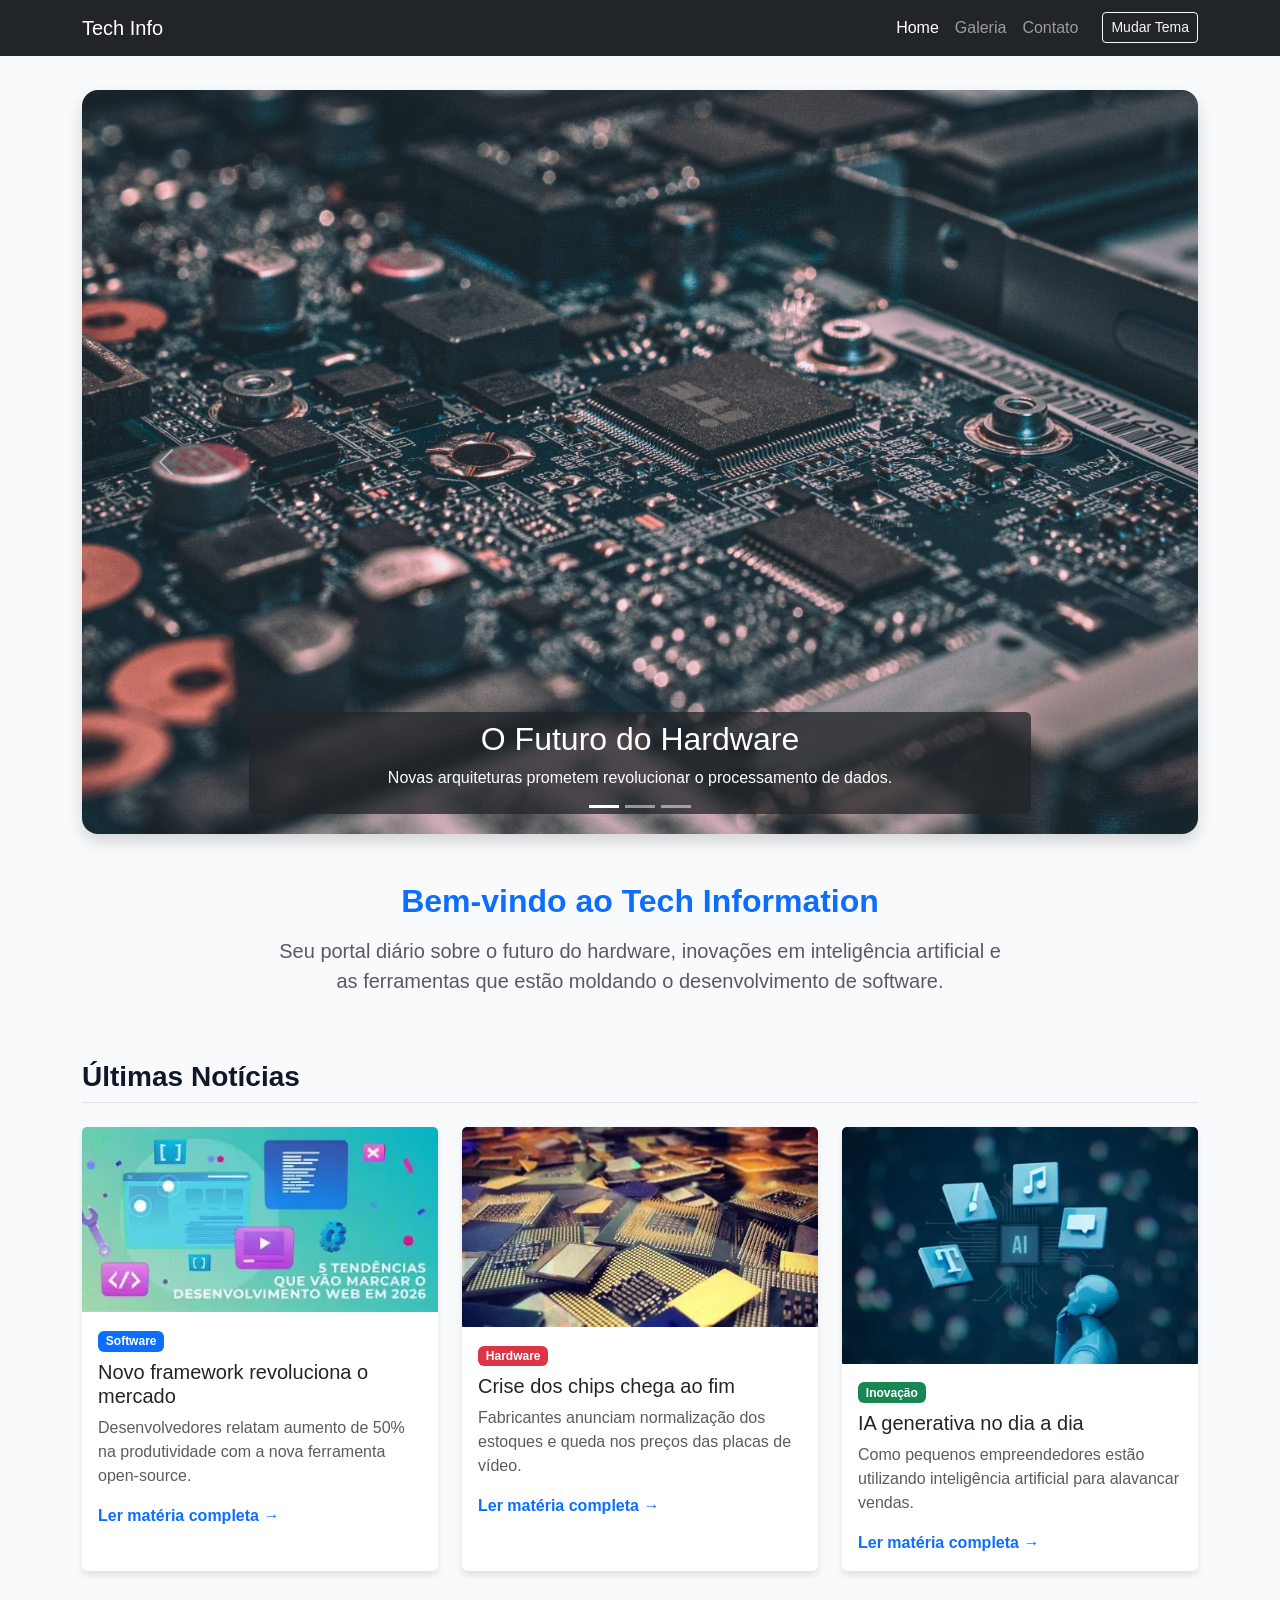
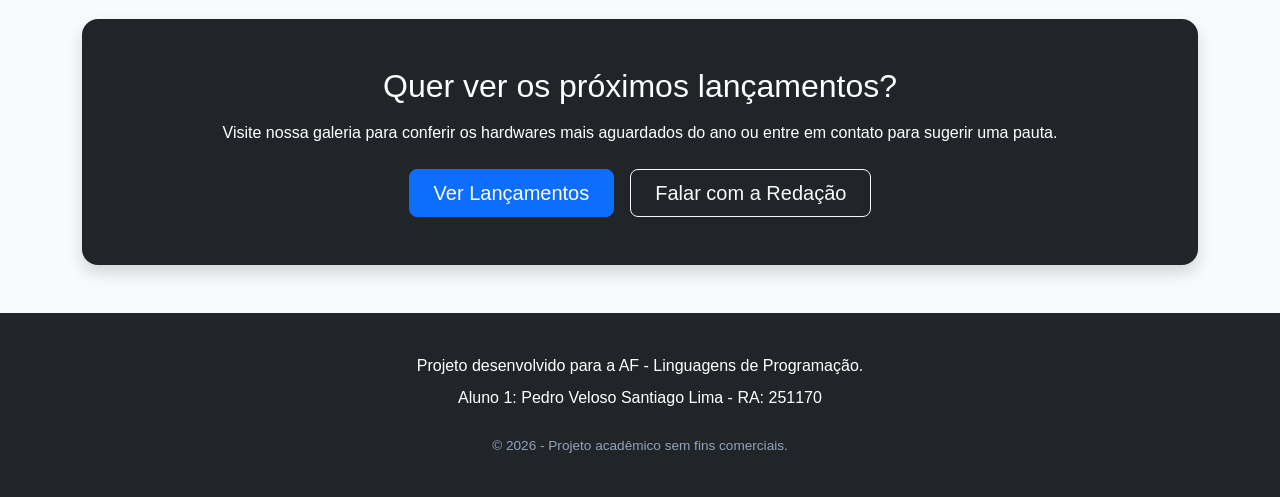
<file: index.html>
<!--
AF - Avaliação Final - Linguagens de Programação
Tema do Projeto: Nome do tema escolhido
Aluno 1: Pedro Veloso Santiago Lima - RA: 251170
Professor: Abimael de Oliveira
Data de entrega: 07/06
-->


<!DOCTYPE html>
<html lang="pt-br">

<head>
    <meta charset="UTF-8">
    <meta name="viewport" content="width=device-width, initial-scale=1.0">
    <title>Tech Information - Home</title>

    <link href="https://cdn.jsdelivr.net/npm/bootstrap@5.3.3/dist/css/bootstrap.min.css" rel="stylesheet">

    <link rel="stylesheet" href="./css/style.css">
</head>

<body>
    <header>
        <nav class="navbar navbar-expand-lg navbar-dark bg-dark fixed-top">
            <div class="container">
                <a class="navbar-brand logo" href="index.html">Tech Info</a>
                <button class="navbar-toggler" type="button" data-bs-toggle="collapse" data-bs-target="#menuPrincipal">
                    <span class="navbar-toggler-icon"></span>
                </button>
                <div class="collapse navbar-collapse" id="menuPrincipal">
                    <ul class="navbar-nav ms-auto">
                        <li class="nav-item"><a class="nav-link active" href="index.html">Home</a></li>
                        <li class="nav-item"><a class="nav-link" href="galeria.html">Galeria</a></li>
                        <li class="nav-item"><a class="nav-link" href="contato.html">Contato</a></li>
                        <li class="nav-item"><button id="btnTema" class="btn btn-outline-light ms-3 btn-sm mt-1">Mudar
                                Tema</button></li>
                    </ul>
                </div>
            </div>
        </nav>
    </header>

    <main class="espacamento-topo">
        <section class="hero container mb-5">
            <div id="carouselTech" class="carousel slide" data-bs-ride="carousel">

                <div class="carousel-indicators">
                    <button type="button" data-bs-target="#carouselTech" data-bs-slide-to="0" class="active"
                        aria-current="true" aria-label="Slide 1"></button>
                    <button type="button" data-bs-target="#carouselTech" data-bs-slide-to="1"
                        aria-label="Slide 2"></button>
                    <button type="button" data-bs-target="#carouselTech" data-bs-slide-to="2"
                        aria-label="Slide 3"></button>
                </div>

                <div class="carousel-inner rounded-4 shadow">

                    <div class="carousel-item active">
                        <img src="./img/hardware.jpg" class="d-block w-100" alt="hardware">
                        <div class="carousel-caption d-none d-md-block bg-dark bg-opacity-75 rounded px-3 py-2">
                            <h2>O Futuro do Hardware</h2>
                            <p>Novas arquiteturas prometem revolucionar o processamento de dados.</p>
                        </div>
                    </div>

                    <div class="carousel-item">
                        <img src="./img/ia.jpg" class="d-block w-100" alt="inteligencia artificial">
                        <div class="carousel-caption d-none d-md-block bg-dark bg-opacity-75 rounded px-3 py-2">
                            <h2>Avanços na Inteligência Artificial</h2>
                            <p>Como as novas redes neurais estão moldando o mercado de trabalho.</p>
                        </div>
                    </div>

                    <div class="carousel-item">
                        <img src="./img/programacao.jpg" class="d-block w-100" alt="código de programação na tela">
                        <div class="carousel-caption d-none d-md-block bg-dark bg-opacity-75 rounded px-3 py-2">
                            <h2>Desenvolvimento Web 2026</h2>
                            <p>Os frameworks mais exigidos pelas empresas de tecnologia neste ano.</p>
                        </div>
                    </div>

                </div>

                <button class="carousel-control-prev" type="button" data-bs-target="#carouselTech" data-bs-slide="prev">
                    <span class="carousel-control-prev-icon" aria-hidden="true"></span>
                    <span class="visually-hidden">Anterior</span>
                </button>
                <button class="carousel-control-next" type="button" data-bs-target="#carouselTech" data-bs-slide="next">
                    <span class="carousel-control-next-icon" aria-hidden="true"></span>
                    <span class="visually-hidden">Próximo</span>
                </button>

            </div>
        </section>
        <section class="container mb-5 text-center">
            <div class="row justify-content-center">
                <div class="col-md-8">
                    <h2 class="fw-bold text-primary mb-3">Bem-vindo ao Tech Information</h2>
                    <p class="lead text-muted">Seu portal diário sobre o futuro do hardware, inovações em inteligência artificial e as ferramentas que estão moldando o desenvolvimento de software.</p>
                </div>
            </div>
        </section>

        <section class="container mb-5">
            <h3 class="fw-bold mb-4 border-bottom pb-2">Últimas Notícias</h3>
            
            <div class="row g-4">
                <article class="col-12 col-md-4">
                    <div class="card card-personalizado h-100">
                        <img src="./img/programacao.jpg" class="card-img-top" alt="Pessoa programando">
                        <div class="card-body">
                            <span class="badge bg-primary mb-2">Software</span>
                            <h4 class="card-title h5">Novo framework revoluciona o mercado</h4>
                            <p class="card-text text-muted">Desenvolvedores relatam aumento de 50% na produtividade com a nova ferramenta open-source.</p>
                            <a href="#" class="text-decoration-none fw-bold">Ler matéria completa &rarr;</a>
                        </div>
                    </div>
                </article>

                <article class="col-12 col-md-4">
                    <div class="card card-personalizado h-100">
                        <img src="./img/crisedoschips.jpg" class="card-img-top" alt="Peças de hardware">
                        <div class="card-body">
                            <span class="badge bg-danger mb-2">Hardware</span>
                            <h4 class="card-title h5">Crise dos chips chega ao fim</h4>
                            <p class="card-text text-muted">Fabricantes anunciam normalização dos estoques e queda nos preços das placas de vídeo.</p>
                            <a href="#" class="text-decoration-none fw-bold">Ler matéria completa &rarr;</a>
                        </div>
                    </div>
                </article>

                <article class="col-12 col-md-4">
                    <div class="card card-personalizado h-100">
                        <img src="./img/iagenerativa.jpg" class="card-img-top" alt="Cérebro digital IA">
                        <div class="card-body">
                            <span class="badge bg-success mb-2">Inovação</span>
                            <h4 class="card-title h5">IA generativa no dia a dia</h4>
                            <p class="card-text text-muted">Como pequenos empreendedores estão utilizando inteligência artificial para alavancar vendas.</p>
                            <a href="#" class="text-decoration-none fw-bold">Ler matéria completa &rarr;</a>
                        </div>
                    </div>
                </article>
            </div>
        </section>

        <section class="container mb-5">
            <div class="p-5 text-center bg-dark text-white rounded-4 shadow">
                <h2 class="mb-3">Quer ver os próximos lançamentos?</h2>
                <p class="mb-4">Visite nossa galeria para conferir os hardwares mais aguardados do ano ou entre em contato para sugerir uma pauta.</p>
                <div class="d-flex justify-content-center gap-3 flex-wrap">
                    <a href="galeria.html" class="btn btn-primary btn-lg px-4">Ver Lançamentos</a>
                    <a href="contato.html" class="btn btn-outline-light btn-lg px-4">Falar com a Redação</a>
                </div>
            </div>
        </section>
    </main>

    <footer class="rodape mt-5">
        <div class="container">
            <p>Projeto desenvolvido para a AF - Linguagens de Programação.</p>
            <p>Aluno 1: Pedro Veloso Santiago Lima - RA: 251170</p>
            <p>&copy; 2026 - Projeto acadêmico sem fins comerciais.</p>
        </div>
    </footer>

    <button id="btnTopo" class="btn-topo" title="Voltar ao topo">↑</button>

    <script src="https://cdn.jsdelivr.net/npm/bootstrap@5.3.3/dist/js/bootstrap.bundle.min.js"></script>
    <script src="./js/script.js"></script>
</body>

</html>
</file>
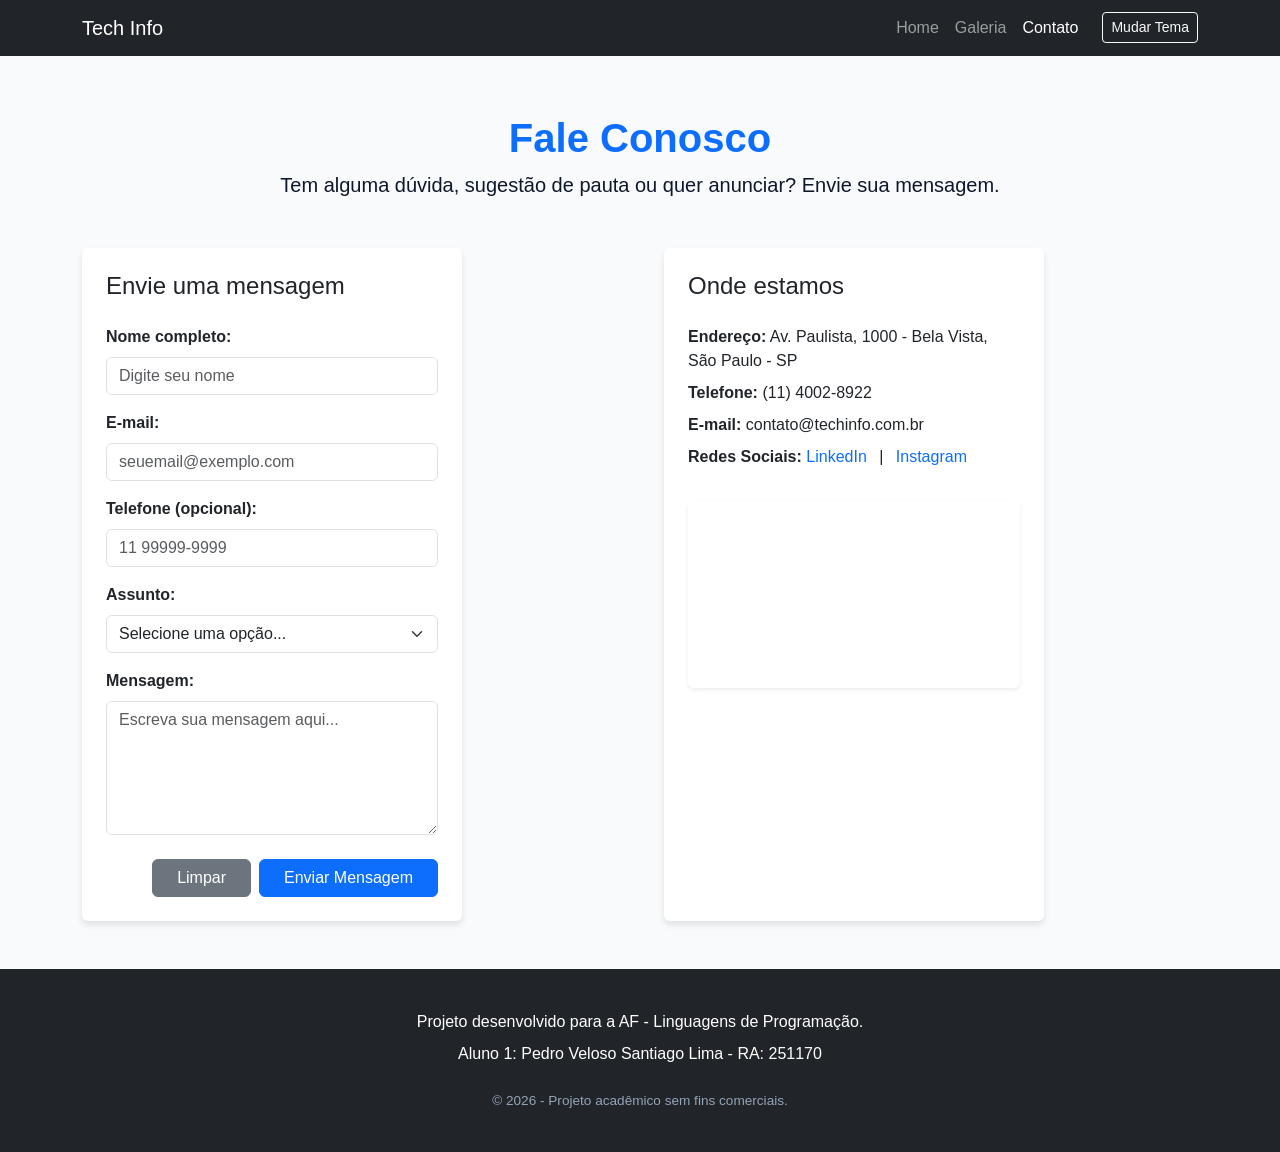
<file: contato.html>
<!--
AF - Avaliação Final - Linguagens de Programação
Tema do Projeto: Nome do tema escolhido
Aluno 1: Pedro Veloso Santiago Lima - RA: 251170
Professor: Abimael de Oliveira
Data de entrega: 07/06
-->



<!DOCTYPE html>
<html lang="pt-br">

<head>
    <meta charset="UTF-8">
    <meta name="viewport" content="width=device-width, initial-scale=1.0">
    <title>Tech Information - Contato</title>

    <link href="https://cdn.jsdelivr.net/npm/bootstrap@5.3.3/dist/css/bootstrap.min.css" rel="stylesheet">

    <link rel="stylesheet" href="./css/style.css">
</head>

<body>
    <header>
        <nav class="navbar navbar-expand-lg navbar-dark bg-dark fixed-top">
            <div class="container">
                <a class="navbar-brand logo" href="index.html">Tech Info</a>
                <button class="navbar-toggler" type="button" data-bs-toggle="collapse" data-bs-target="#menuPrincipal">
                    <span class="navbar-toggler-icon"></span>
                </button>
                <div class="collapse navbar-collapse" id="menuPrincipal">
                    <ul class="navbar-nav ms-auto">
                        <li class="nav-item"><a class="nav-link" href="index.html">Home</a></li>
                        <li class="nav-item"><a class="nav-link" href="galeria.html">Galeria</a></li>
                        <li class="nav-item"><a class="nav-link active" href="contato.html">Contato</a></li>
                        <li class="nav-item"><button id="btnTema" class="btn btn-outline-light ms-3 btn-sm mt-1">Mudar
                                Tema</button></li>
                    </ul>
                </div>
            </div>
        </nav>
    </header>

    <main class="espacamento-topo container mb-5">

        <section class="text-center mb-5 mt-4">
            <h1 class="fw-bold text-primary">Fale Conosco</h1>
            <p class="lead">Tem alguma dúvida, sugestão de pauta ou quer anunciar? Envie sua mensagem.</p>
        </section>

        <div class="row g-5">

            <section class="col-12 col-lg-6">
                <div class="card card-personalizado p-4 h-100">
                    <h2 class="h4 mb-4">Envie uma mensagem</h2>

                    <form id="formContato" action="#" method="post">

                        <div class="mb-3">
                            <label for="nome" class="form-label fw-bold">Nome completo:</label>
                            <input type="text" id="nome" name="nome" class="form-control" placeholder="Digite seu nome"
                                required>
                        </div>

                        <div class="mb-3">
                            <label for="email" class="form-label fw-bold">E-mail:</label>
                            <input type="email" id="email" name="email" class="form-control"
                                placeholder="seuemail@exemplo.com" required>
                        </div>

                        <div class="mb-3">
                            <label for="telefone" class="form-label fw-bold">Telefone (opcional):</label>
                            <input type="tel" id="telefone" name="telefone" class="form-control"
                                placeholder="11 99999-9999" pattern="[0-9]{2} [0-9]{5}-[0-9]{4}">
                        </div>

                        <div class="mb-3">
                            <label for="assunto" class="form-label fw-bold">Assunto:</label>
                            <select id="assunto" name="assunto" class="form-select" required>
                                <option value="" disabled selected>Selecione uma opção...</option>
                                <option value="duvida">Dúvida Técnica</option>
                                <option value="pauta">Sugestão de Pauta (Notícia)</option>
                                <option value="parceria">Parceria/Anúncio</option>
                                <option value="outro">Outros</option>
                            </select>
                        </div>

                        <div class="mb-4">
                            <label for="mensagem" class="form-label fw-bold">Mensagem:</label>
                            <textarea id="mensagem" name="mensagem" class="form-control" rows="5"
                                placeholder="Escreva sua mensagem aqui..." required></textarea>
                        </div>

                        <div class="d-grid gap-2 d-md-flex justify-content-md-end">
                            <button type="reset" class="btn btn-secondary px-4">Limpar</button>
                            <button type="submit" class="btn btn-primary px-4">Enviar Mensagem</button>
                        </div>
                    </form>
                </div>
            </section>

            <section class="col-12 col-lg-6">
                <div class="card card-personalizado p-4 h-100">
                    <h2 class="h4 mb-4">Onde estamos</h2>

                    <ul class="list-unstyled mb-4">
                        <li class="mb-2"><strong>Endereço:</strong> Av. Paulista, 1000 - Bela Vista, São Paulo - SP</li>
                        <li class="mb-2"><strong>Telefone:</strong> (11) 4002-8922</li>
                        <li class="mb-2"><strong>E-mail:</strong> contato@techinfo.com.br</li>
                        <li class="mb-2">
                            <strong>Redes Sociais:</strong>
                            <a href="#" class="text-decoration-none text-primary me-2">LinkedIn</a> |
                            <a href="#" class="text-decoration-none text-primary ms-2">Instagram</a>
                        </li>
                    </ul>

                    <div class="ratio ratio-16x9 rounded overflow-hidden shadow-sm">
                        <iframe
                            src="https://www.google.com/maps/embed?pb=!1m18!1m12!1m3!1d3657.1486448833914!2d-46.6547141850222!3d-23.563099384682054!2m3!1f0!2f0!3f0!3m2!1i1024!2i768!4f13.1!3m3!1m2!1s0x94ce59c8da0aa315%3A0xd59f9431f2c9776a!2sAv.%20Paulista%20-%20Bela%20Vista%2C%20S%C3%A3o%20Paulo%20-%20SP!5e0!3m2!1spt-BR!2sbr!4v1625580000000!5m2!1spt-BR!2sbr"
                            width="100%" height="100%" style="border:0;" allowfullscreen="" loading="lazy"
                            title="Mapa de localização da Tech Information">
                        </iframe>
                    </div>
                </div>
            </section>

        </div>
    </main>

    <footer class="rodape mt-5">
        <div class="container">
            <p>Projeto desenvolvido para a AF - Linguagens de Programação.</p>
            <p>Aluno 1: Pedro Veloso Santiago Lima - RA: 251170</p>
            <p>&copy; 2026 - Projeto acadêmico sem fins comerciais.</p>
        </div>
    </footer>

    <button id="btnTopo" class="btn-topo" title="Voltar ao topo">↑</button>

    <script src="https://cdn.jsdelivr.net/npm/bootstrap@5.3.3/dist/js/bootstrap.bundle.min.js"></script>

    <script src="./js/script.js"></script>
</body>

</html>
</file>
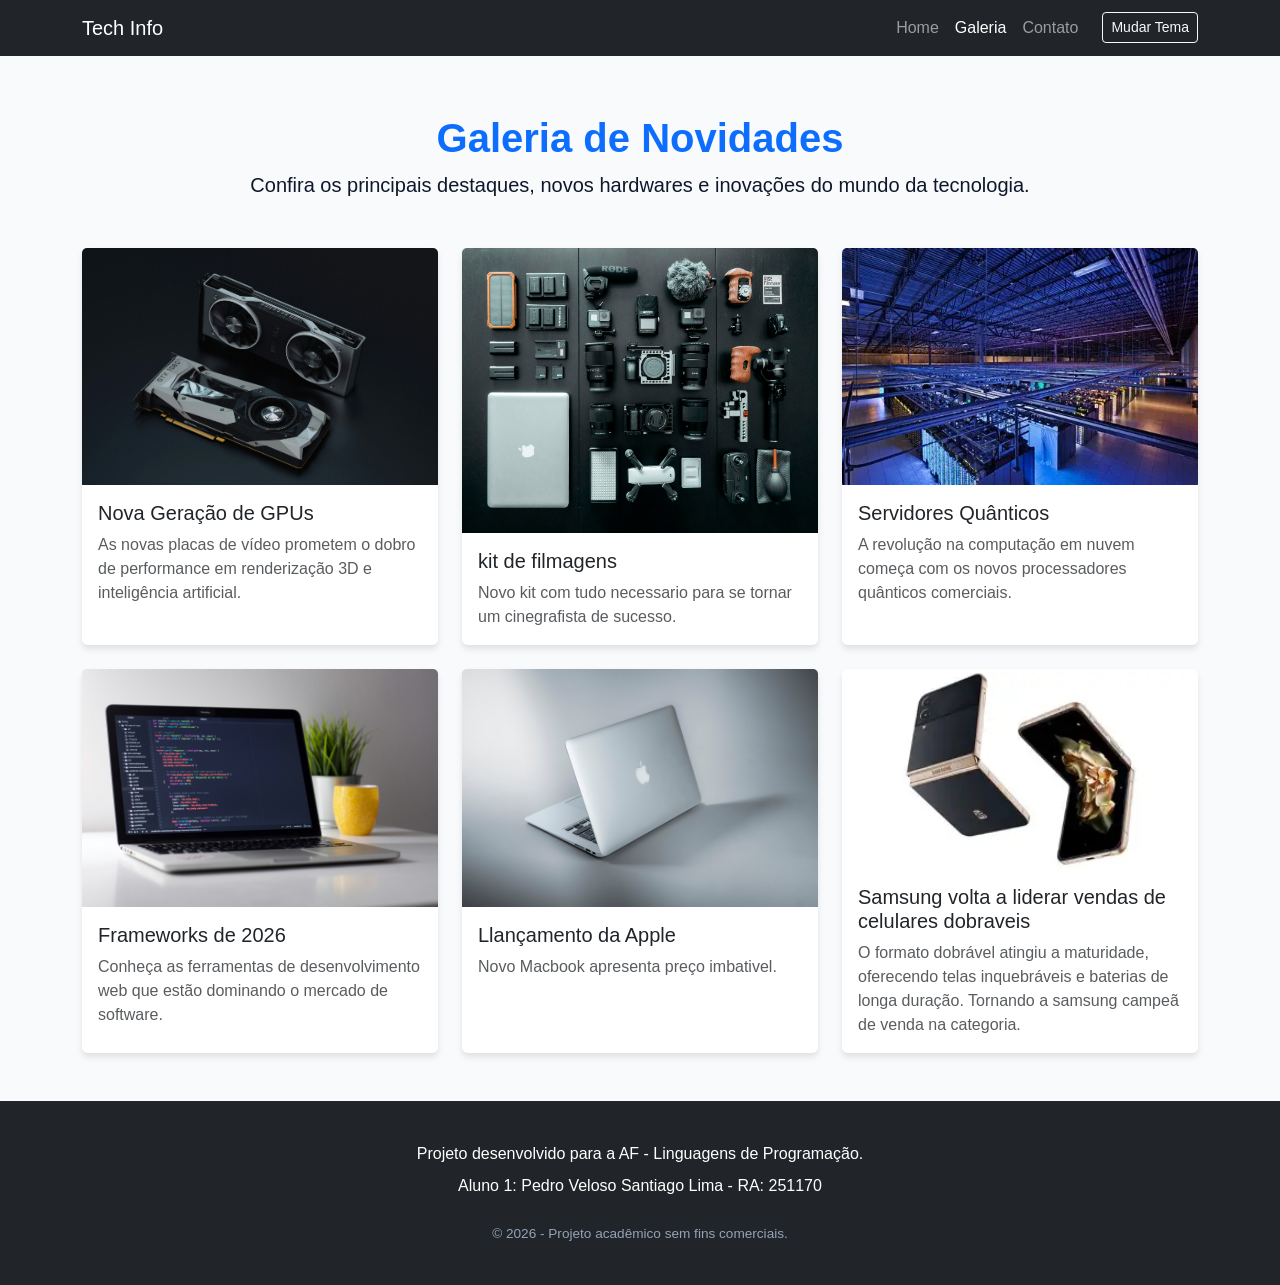
<file: galeria.html>
<!--
AF - Avaliação Final - Linguagens de Programação
Tema do Projeto: Nome do tema escolhido
Aluno 1: Pedro Veloso Santiago Lima - RA: 251170
Professor: Abimael de Oliveira
Data de entrega: 07/06
-->

<!DOCTYPE html>
<html lang="pt-br">

<head>
    <meta charset="UTF-8">
    <meta name="viewport" content="width=device-width, initial-scale=1.0">
    <title>Tech Information - Galeria</title>

    <link href="https://cdn.jsdelivr.net/npm/bootstrap@5.3.3/dist/css/bootstrap.min.css" rel="stylesheet">

    <link rel="stylesheet" href="./css/style.css">
</head>

<body>

    <header>
        <nav class="navbar navbar-expand-lg navbar-dark bg-dark fixed-top">
            <div class="container">
                <a class="navbar-brand logo" href="index.html">Tech Info</a>
                <button class="navbar-toggler" type="button" data-bs-toggle="collapse" data-bs-target="#menuPrincipal">
                    <span class="navbar-toggler-icon"></span>
                </button>
                <div class="collapse navbar-collapse" id="menuPrincipal">
                    <ul class="navbar-nav ms-auto">
                        <li class="nav-item"><a class="nav-link" href="index.html">Home</a></li>
                        <li class="nav-item"><a class="nav-link active" href="galeria.html">Galeria</a></li>
                        <li class="nav-item"><a class="nav-link" href="contato.html">Contato</a></li>
                        <li class="nav-item"><button id="btnTema" class="btn btn-outline-light ms-3 btn-sm mt-1">Mudar
                                Tema</button></li>
                    </ul>
                </div>
            </div>
        </nav>
    </header>

    <main class="espacamento-topo container mb-5">

        <section class="text-center mb-5 mt-4">
            <h1 class="fw-bold text-primary">Galeria de Novidades</h1>
            <p class="lead">Confira os principais destaques, novos hardwares e inovações do mundo da tecnologia.</p>
        </section>

        <section class="galeria">
            <div class="row g-4">

                <article class="col-12 col-md-6 col-lg-4">
                    <div class="card card-personalizado h-100">
                        <img src="./img/gpu.jpg" class="card-img-top"
                            alt="gpu">
                        <div class="card-body">
                            <h2 class="card-title h5">Nova Geração de GPUs</h2>
                            <p class="card-text text-muted">As novas placas de vídeo prometem o dobro de performance em
                                renderização 3D e inteligência artificial.</p>
                        </div>
                    </div>
                </article>

                <article class="col-12 col-md-6 col-lg-4">
                    <div class="card card-personalizado h-100">
                        <img src="./img/equipamentos.jpg" class="card-img-top"
                            alt="Equipamento de filmagem">
                        <div class="card-body">
                            <h2 class="card-title h5">kit de filmagens</h2>
                            <p class="card-text text-muted">Novo kit com tudo necessario para se tornar um cinegrafista de sucesso.</p>
                        </div>
                    </div>
                </article>

                <article class="col-12 col-md-6 col-lg-4">
                    <div class="card card-personalizado h-100">
                        <img src="./img/datacenters.jpg" class="card-img-top"
                            alt="Servidores de dados quantico">
                        <div class="card-body">
                            <h2 class="card-title h5">Servidores Quânticos</h2>
                            <p class="card-text text-muted">A revolução na computação em nuvem começa com os novos
                                processadores quânticos comerciais.</p>
                        </div>
                    </div>
                </article>

                <article class="col-12 col-md-6 col-lg-4">
                    <div class="card card-personalizado h-100">
                        <img src="./img/frameworks.jpg" class="card-img-top"
                            alt="frameworks">
                        <div class="card-body">
                            <h2 class="card-title h5">Frameworks de 2026</h2>
                            <p class="card-text text-muted">Conheça as ferramentas de desenvolvimento web que estão
                                dominando o mercado de software.</p>
                        </div>
                    </div>
                </article>

                <article class="col-12 col-md-6 col-lg-4">
                    <div class="card card-personalizado h-100">
                        <img src="./img/macbook.jpg" class="card-img-top"
                            alt="novo macbook">
                        <div class="card-body">
                            <h2 class="card-title h5">Llançamento da Apple</h2>
                            <p class="card-text text-muted">Novo Macbook apresenta preço imbativel.</p>
                        </div>
                    </div>
                </article>

                <article class="col-12 col-md-6 col-lg-4">
                    <div class="card card-personalizado h-100">
                        <img src="./img/celuardobravel.jpg" class="card-img-top"
                            alt="Celular Samsung dobravel">
                        <div class="card-body">
                            <h2 class="card-title h5">Samsung volta a liderar vendas de celulares dobraveis</h2>
                            <p class="card-text text-muted">O formato dobrável atingiu a maturidade, oferecendo telas
                                inquebráveis e baterias de longa duração. Tornando a samsung campeã de venda na categoria.</p>
                        </div>
                    </div>
                </article>

            </div>
        </section>
    </main>

    <footer class="rodape mt-5">
        <div class="container">
            <p>Projeto desenvolvido para a AF - Linguagens de Programação.</p>
            <p>Aluno 1: Pedro Veloso Santiago Lima - RA: 251170</p>
            <p>&copy; 2026 - Projeto acadêmico sem fins comerciais.</p>
        </div>
    </footer>

    <button id="btnTopo" class="btn-topo" title="Voltar ao topo">↑</button>

    <script src="https://cdn.jsdelivr.net/npm/bootstrap@5.3.3/dist/js/bootstrap.bundle.min.js"></script>

    <script src="./js/script.js"></script>
</body>

</html>
</file>
<file: css/style.css>
/*
AF - Avaliação Final - Linguagens de Programação
Tema do Projeto: Nome do tema escolhido
Aluno 1: Pedro Veloso Santiago Lima - RA: 251170
Professor: Abimael de Oliveira
Data de entrega: 07/06
*/

:root {
    --bg-principal: #f8fafc;
    --bg-secundario: #ffffff;
    --texto-principal: #0f172a;
    --texto-suave: #64748b;
    --cor-destaque: #0284c7; 
    --sombra: rgba(0, 0, 0, 0.1);
}

body.tema-escuro {
    --bg-principal: #0f172a;
    --bg-secundario: #1e293b;
    --texto-principal: #f8fafc;
    --texto-suave: #94a3b8;
    --cor-destaque: #38bdf8;
    --sombra: rgba(0, 0, 0, 0.5);
}

body {
    background-color: var(--bg-principal);
    color: var(--texto-principal);
    font-family: 'Segoe UI', Tahoma, Geneva, Verdana, sans-serif;
    transition: background-color 0.3s ease, color 0.3s ease;
}

.espacamento-topo {
    padding-top: 90px;
}

.area-destaques {
    display: flex;
    flex-wrap: wrap;
    gap: 20px;
    justify-content: center;
}

.card-personalizado {
    flex: 1 1 300px;
    max-width: 380px;
    background-color: var(--bg-secundario);
    border: none;
    box-shadow: 0 4px 6px var(--sombra);
    transition: transform 0.3s ease, box-shadow 0.3s ease;
}

.card-personalizado:hover {
    transform: translateY(-8px);
    box-shadow: 0 12px 20px var(--sombra);
}

body.tema-escuro .card-personalizado .card-title,
body.tema-escuro .card-personalizado .card-text {
    color: var(--texto-principal) !important;
}

.btn-topo {
    position: fixed;
    bottom: 30px;
    right: 30px;
    display: none;
    background-color: var(--cor-destaque);
    color: #fff;
    border: none;
    border-radius: 50%;
    width: 50px;
    height: 50px;
    font-size: 1.5rem;
    cursor: pointer;
    box-shadow: 0 4px 10px rgba(0,0,0,0.3);
    transition: background-color 0.3s ease;
}

.btn-topo.mostrar {
    display: block;
}

.rodape {
    background-color: #212529;
    color: #fff;
    padding: 2.5rem 0;
    text-align: center; 
}

.rodape p {
    margin-bottom: 0.4rem; 
    line-height: 1.6;
}

.rodape p:last-child {
    margin-bottom: 0; 
    margin-top: 1.5rem;
    font-size: 0.85rem;
    color: #94a3b8;
}
</file>
